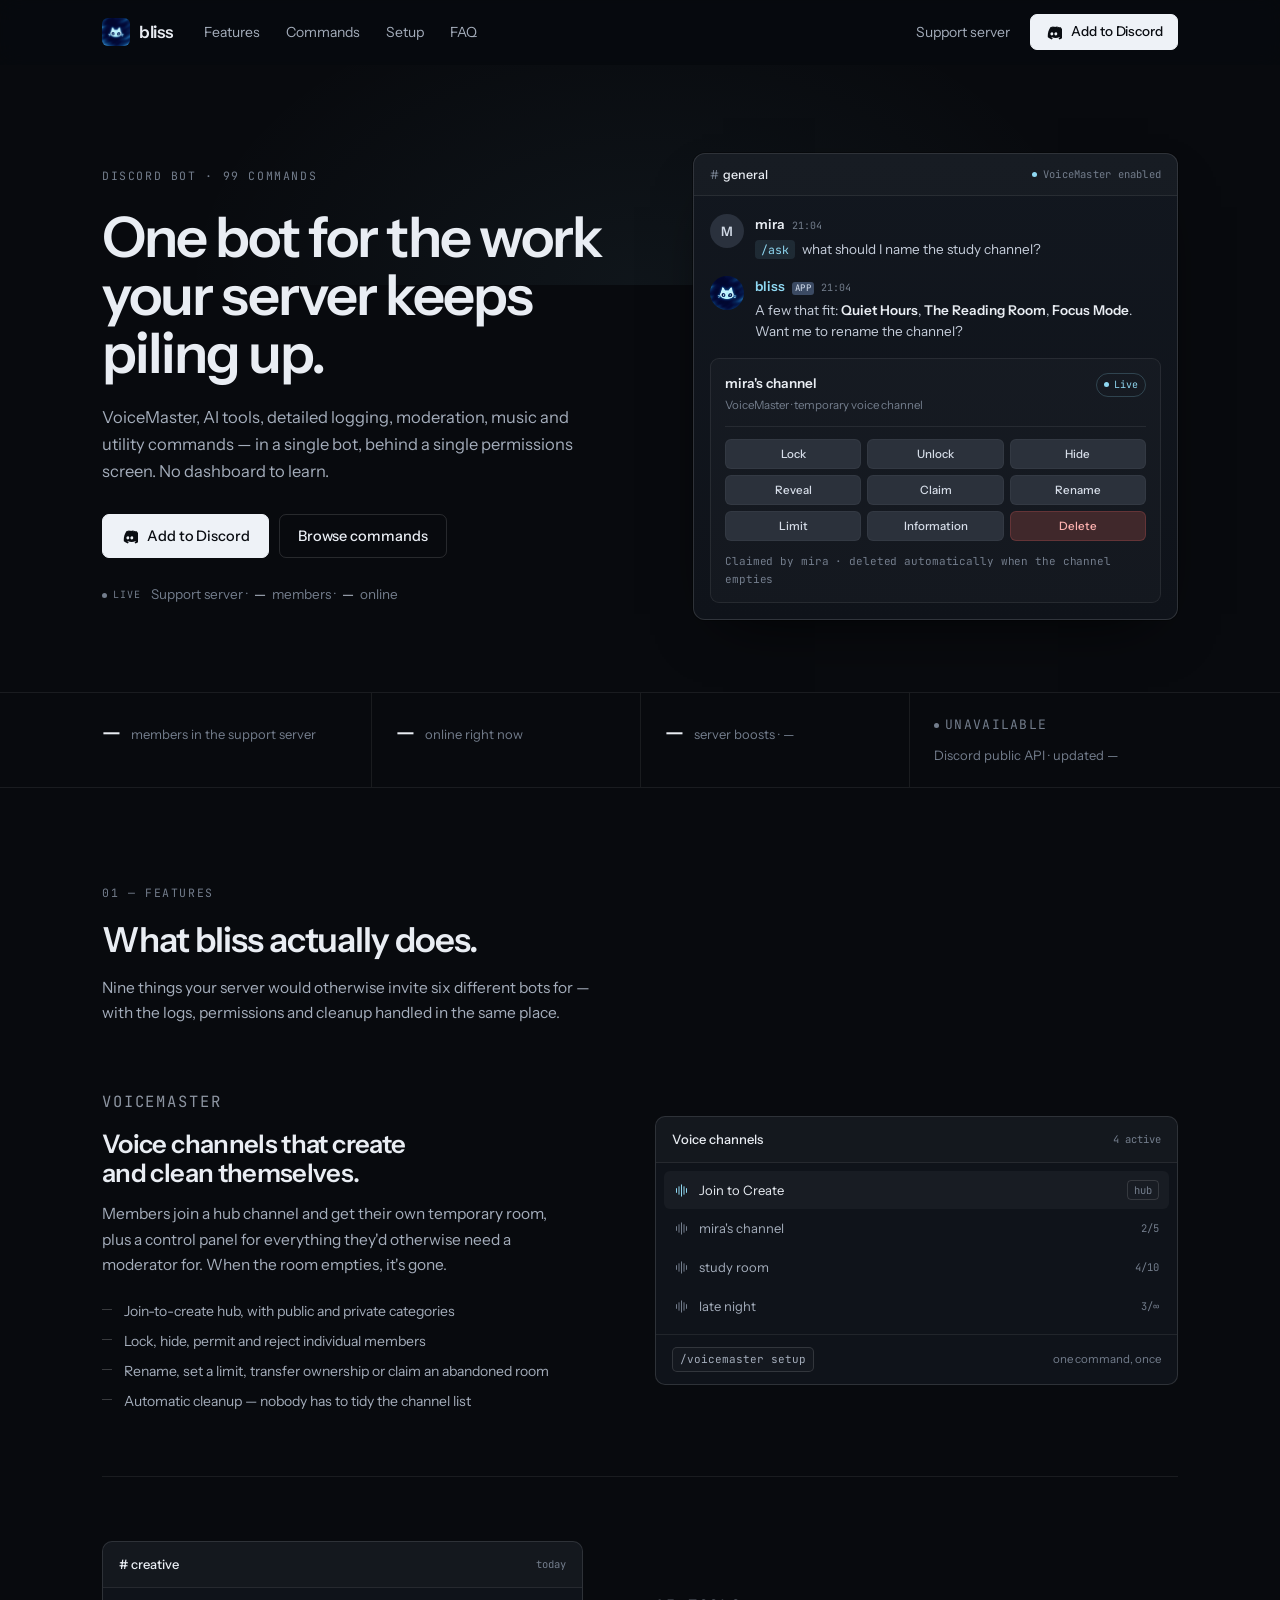
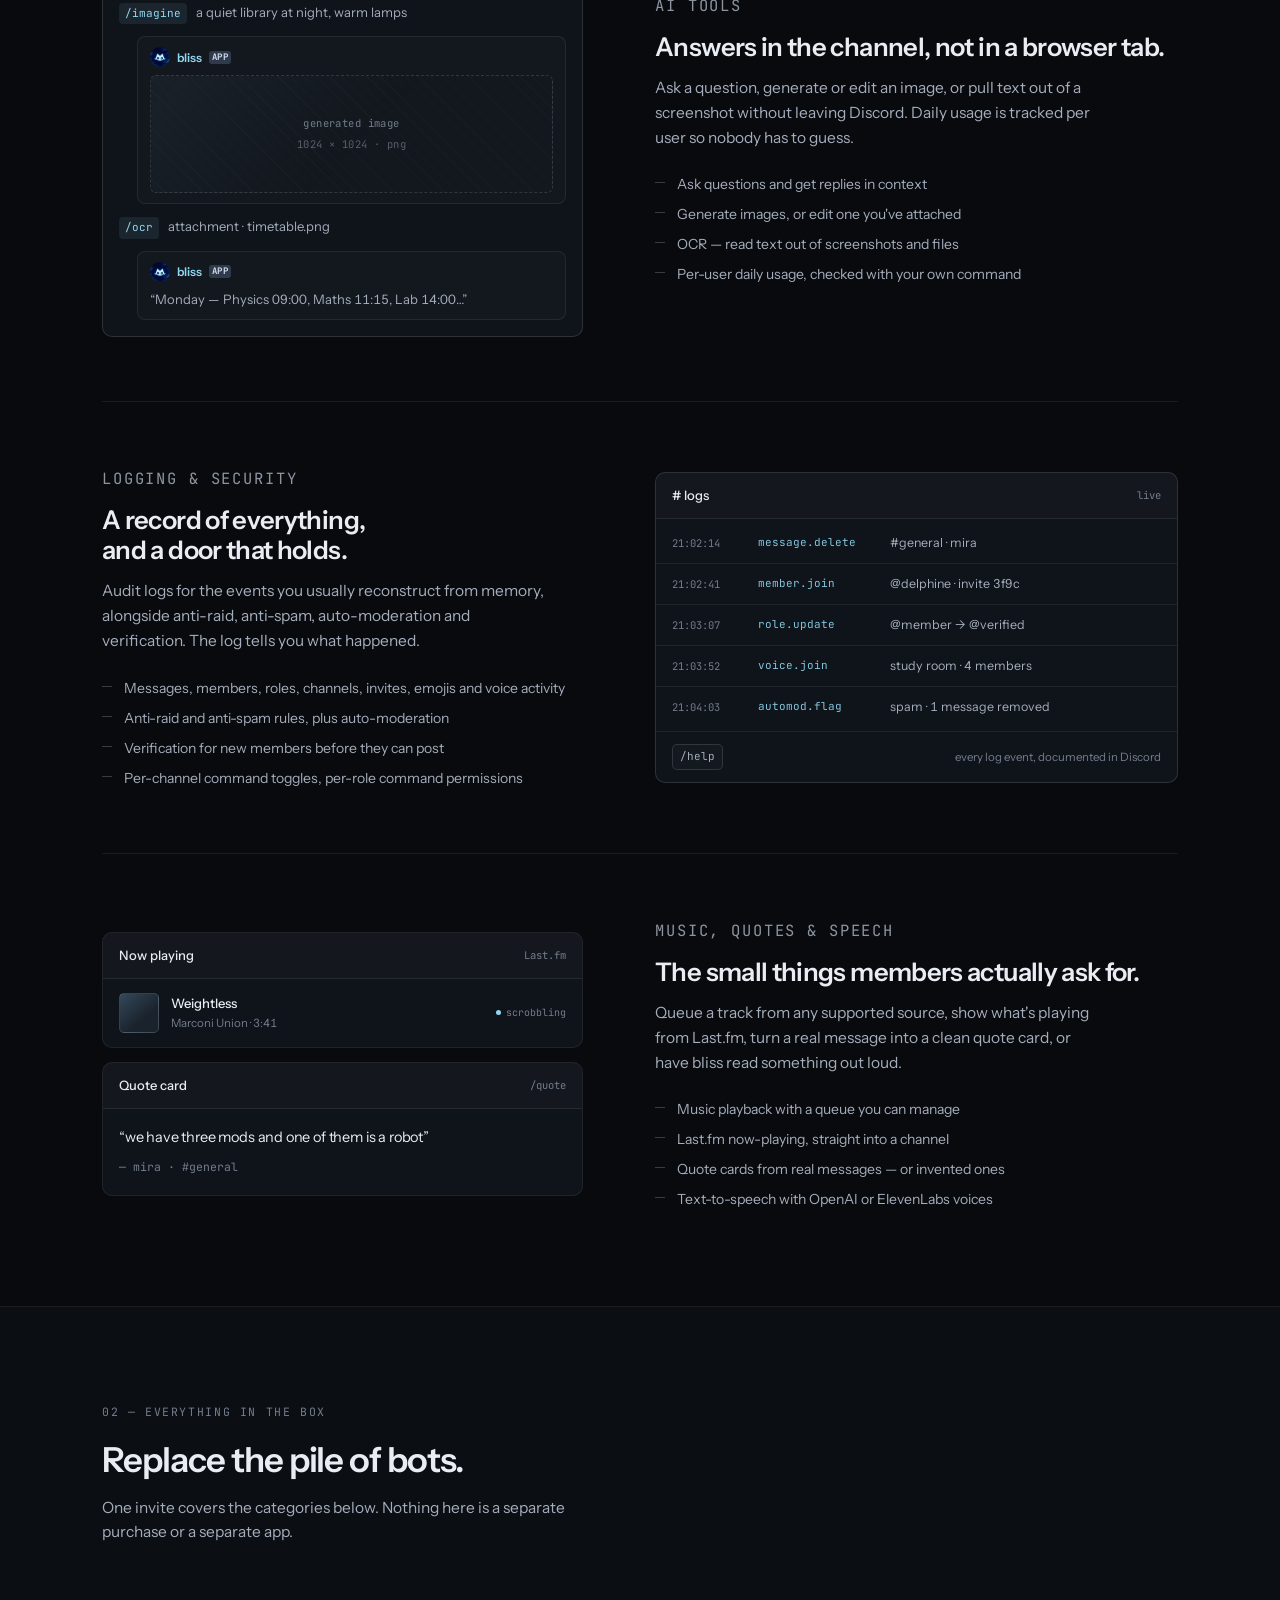
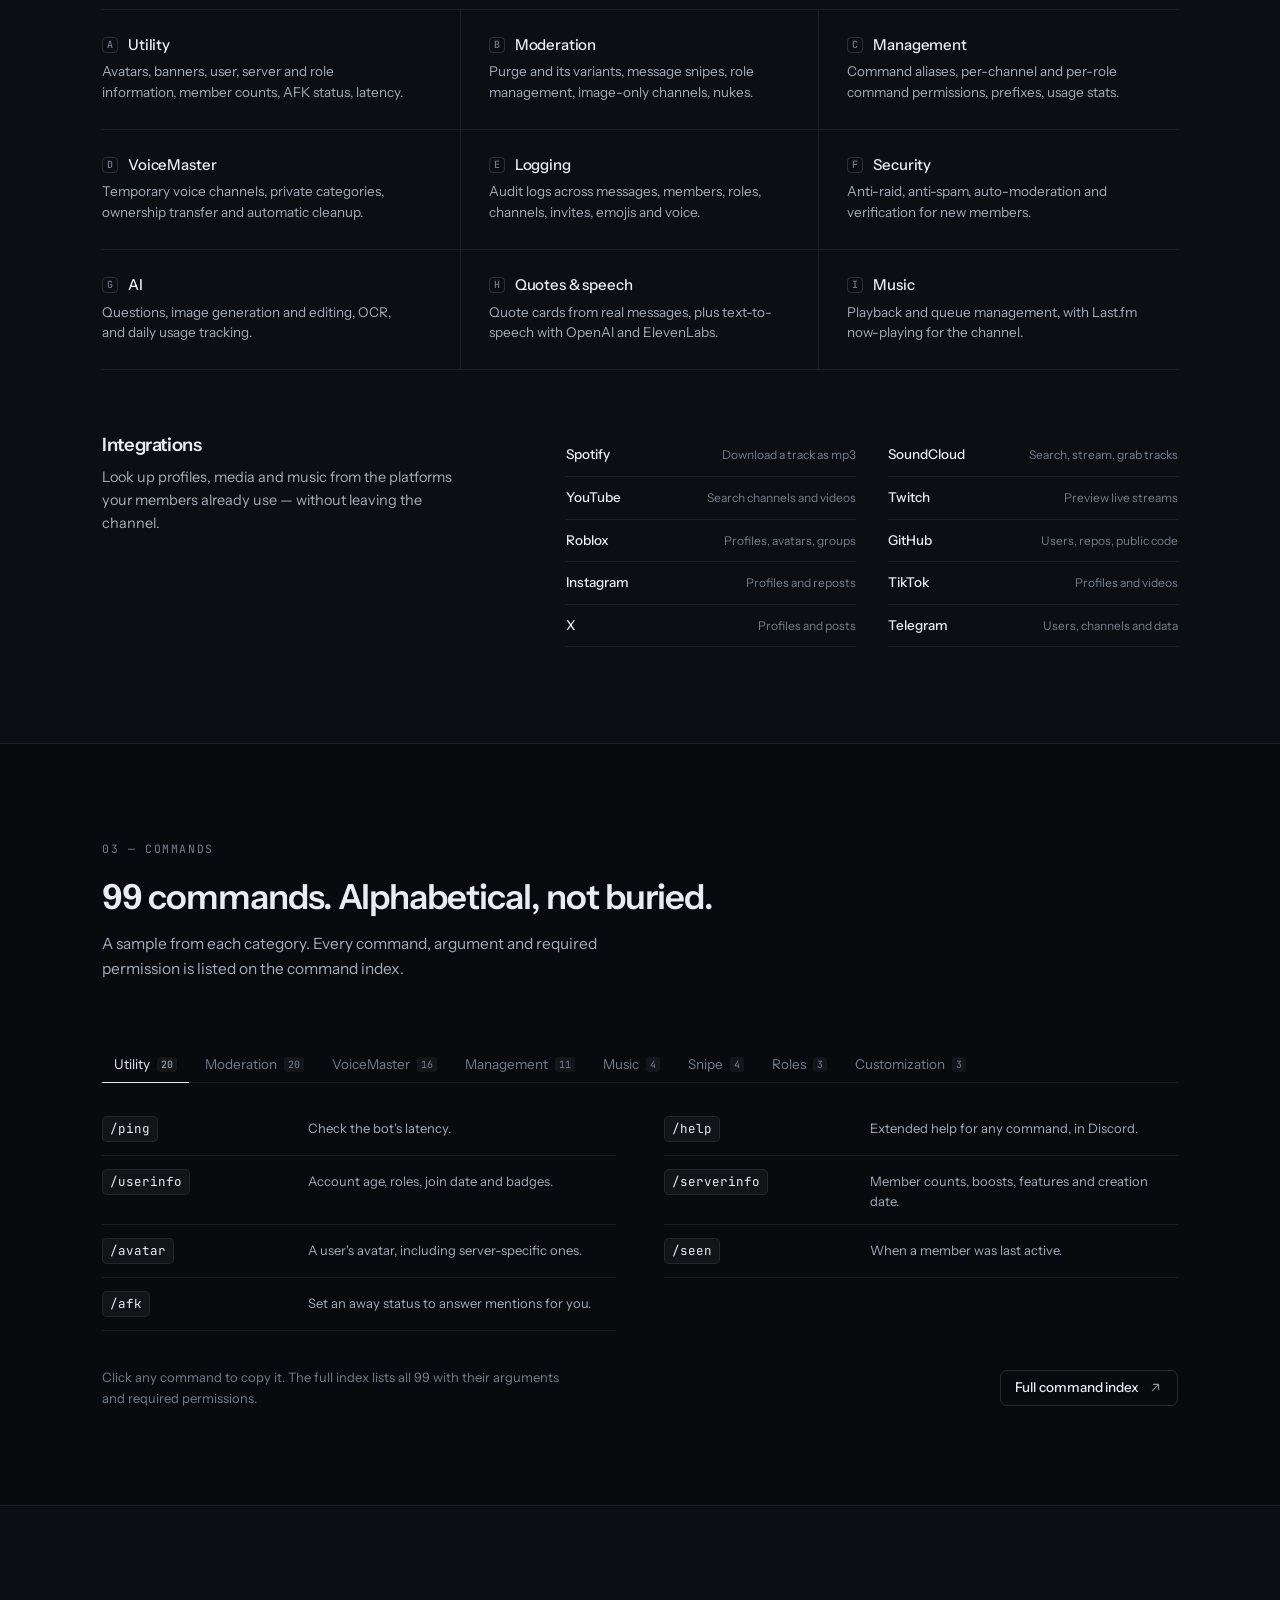
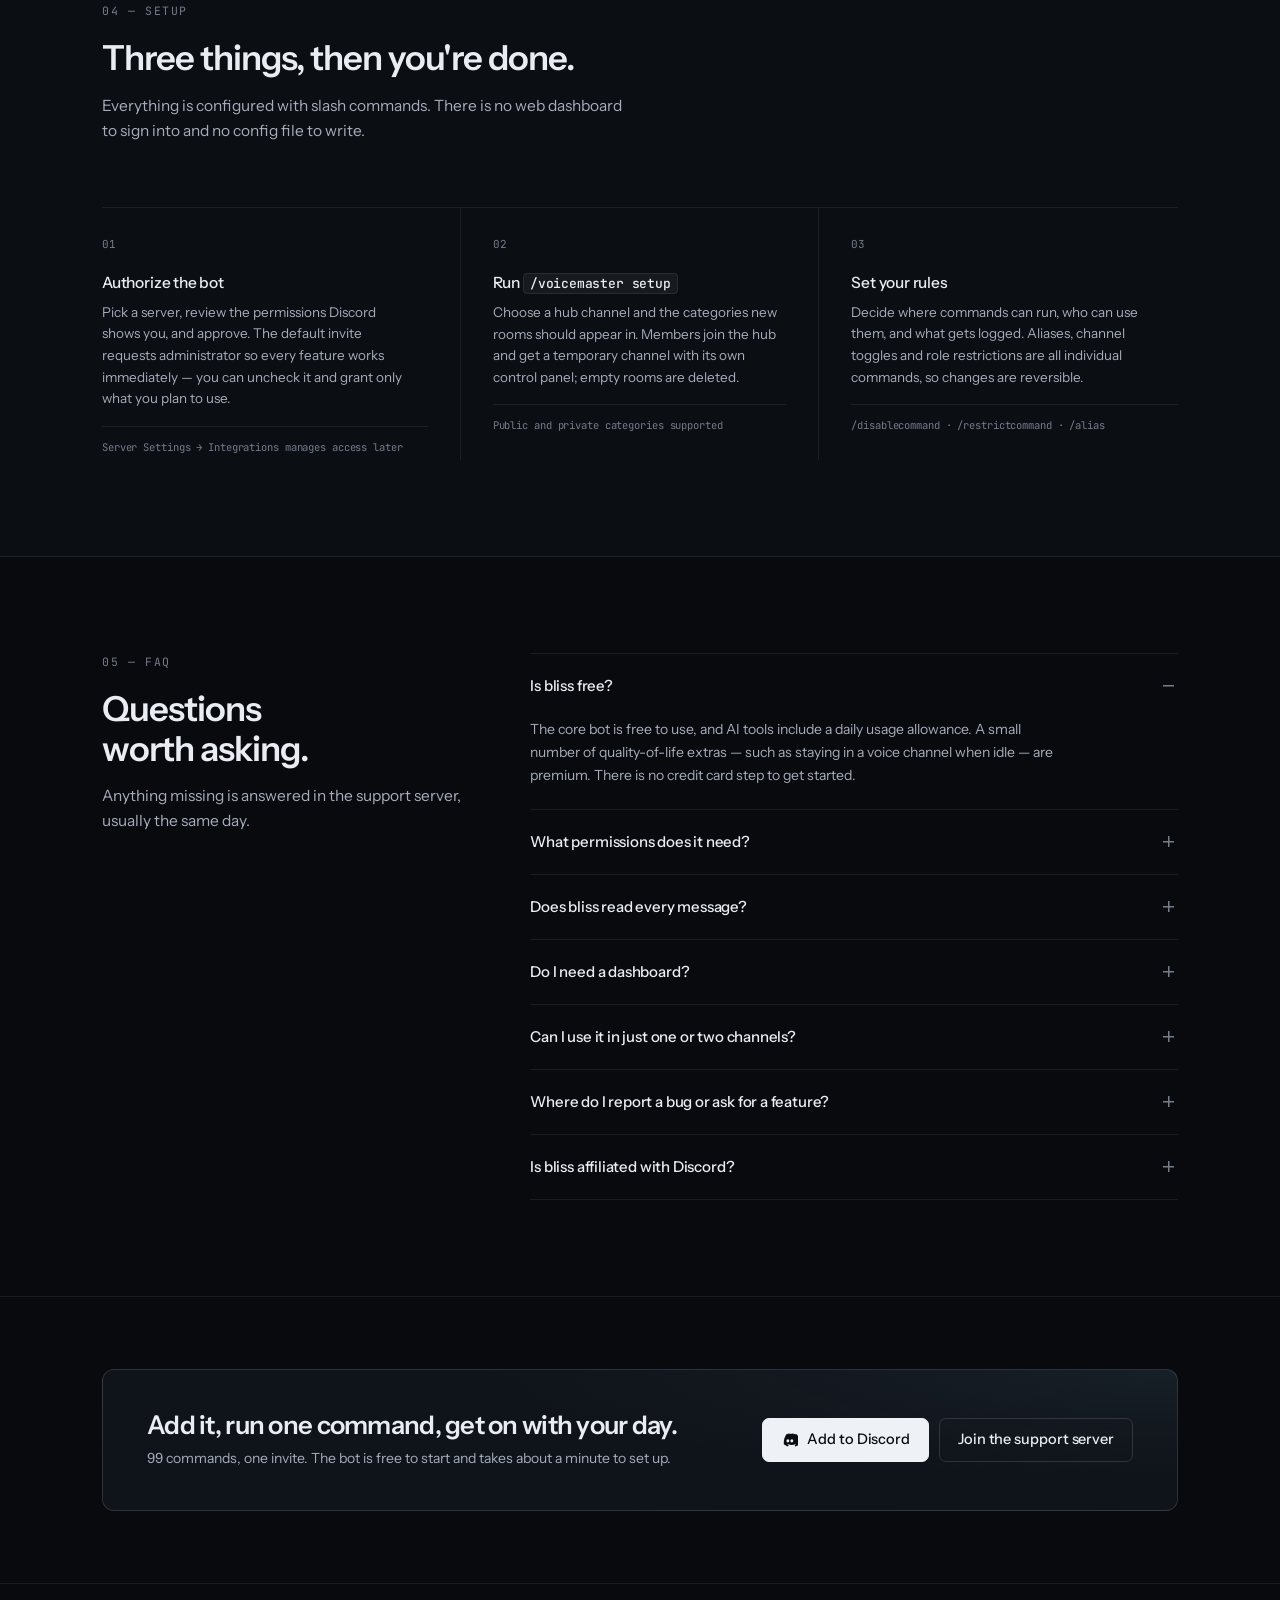
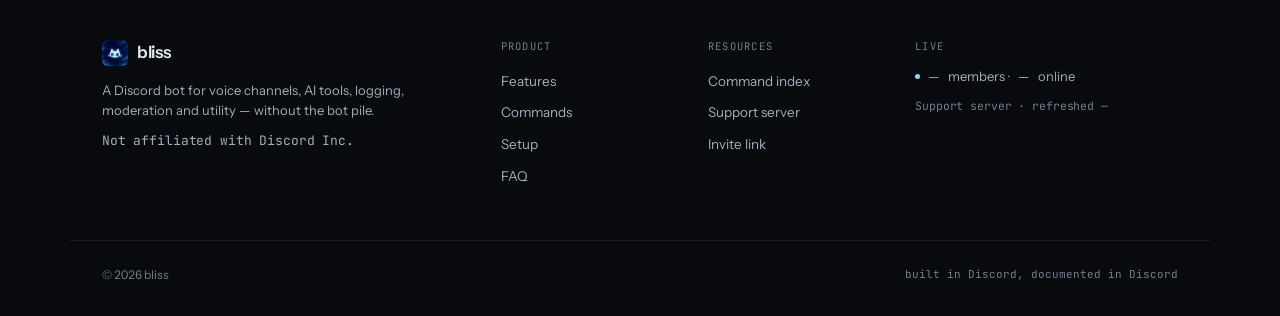
<file: index.html>
<!DOCTYPE html>
<html lang="en">
<head>
<meta charset="UTF-8">
<meta name="viewport" content="width=device-width, initial-scale=1.0">
<title>bliss — utility, AI and VoiceMaster for Discord</title>
<meta name="description" content="bliss is a Discord bot for VoiceMaster, AI tools, logging, moderation, music and utility commands. 99 commands in one bot. Free to use.">
<link rel="icon" href="assets/favicon.png">
<meta name="theme-color" content="#080a0e">
<meta property="og:title" content="bliss — utility, AI and VoiceMaster for Discord">
<meta property="og:description" content="VoiceMaster, AI tools, detailed logging, moderation, music and 99 commands. One invite, one permissions screen.">
<meta property="og:image" content="assets/banner.jpg">
<meta property="og:type" content="website">
<link rel="preconnect" href="https://fonts.googleapis.com">
<link rel="preconnect" href="https://fonts.gstatic.com" crossorigin>
<link href="https://fonts.googleapis.com/css2?family=Instrument+Sans:wght@400;500;600;700&family=JetBrains+Mono:wght@400;500&display=swap" rel="stylesheet">
<link rel="stylesheet" href="styles.css">
</head>
<body>

<a class="skip-link" href="#main">Skip to content</a>

<!-- ============ NAV ============ -->
<header class="site-header" id="siteHeader">
  <div class="wrap header-inner">
    <a class="brand" href="#top" aria-label="bliss home">
      <img src="assets/pfp-small.png" alt="" width="28" height="28" class="brand-mark">
      <span class="brand-name">bliss</span>
    </a>

    <nav class="nav" id="primaryNav" aria-label="Primary">
      <a href="#features">Features</a>
      <a href="#commands">Commands</a>
      <a href="#setup">Setup</a>
      <a href="#faq">FAQ</a>
    </nav>

    <div class="header-actions">
      <a class="link-quiet" href="https://discord.gg/ENtJ8sr5bu" target="_blank" rel="noopener">Support server</a>
      <a class="btn btn-primary btn-sm" href="https://discord.com/oauth2/authorize?client_id=1551866139200585759&amp;permissions=8&amp;scope=bot%20applications.commands" target="_blank" rel="noopener">
        <svg class="icon" viewBox="0 0 24 24" aria-hidden="true"><path fill="currentColor" d="M20.3 4.5A19 19 0 0 0 15.6 3l-.3.6a14 14 0 0 1 4.1 1.4 13.7 13.7 0 0 0-11-.1A13.9 13.9 0 0 1 12.5 3.5L12.2 3a19 19 0 0 0-4.6 1.5C4.4 9.4 3.6 14.1 4 18.8a19.2 19.2 0 0 0 5.8 3l1.2-2a12 12 0 0 1-2-1l.5-.4a13.7 13.7 0 0 0 11.1 0l.5.4a12 12 0 0 1-2 1l1.1 2a19 19 0 0 0 5.9-3c.5-5.6-.8-10.3-3.8-14.3ZM9.7 16.1c-1.1 0-2-1-2-2.3 0-1.2.9-2.3 2-2.3s2 1 2 2.3c0 1.3-.9 2.3-2 2.3Zm5.6 0c-1.1 0-2-1-2-2.3 0-1.2.9-2.3 2-2.3s2 1 2 2.3c0 1.3-.9 2.3-2 2.3Z"/></svg>
        Add to Discord
      </a>
      <button class="nav-toggle" id="navToggle" type="button" aria-label="Open menu" aria-expanded="false" aria-controls="primaryNav">
        <span></span><span></span>
      </button>
    </div>
  </div>
</header>

<main id="main">

<!-- ============ HERO ============ -->
<section class="hero" id="top">
  <div class="wrap hero-grid">
    <div class="hero-copy">
      <p class="eyebrow">Discord bot · 99 commands</p>
      <h1>One bot for the work<br>your server keeps<br>piling up.</h1>
      <p class="lede">
        VoiceMaster, AI tools, detailed logging, moderation, music and utility commands —
        in a single bot, behind a single permissions screen. No dashboard to learn.
      </p>

      <div class="hero-actions">
        <a class="btn btn-primary" href="https://discord.com/oauth2/authorize?client_id=1551866139200585759&amp;permissions=8&amp;scope=bot%20applications.commands" target="_blank" rel="noopener">
          <svg class="icon" viewBox="0 0 24 24" aria-hidden="true"><path fill="currentColor" d="M20.3 4.5A19 19 0 0 0 15.6 3l-.3.6a14 14 0 0 1 4.1 1.4 13.7 13.7 0 0 0-11-.1A13.9 13.9 0 0 1 12.5 3.5L12.2 3a19 19 0 0 0-4.6 1.5C4.4 9.4 3.6 14.1 4 18.8a19.2 19.2 0 0 0 5.8 3l1.2-2a12 12 0 0 1-2-1l.5-.4a13.7 13.7 0 0 0 11.1 0l.5.4a12 12 0 0 1-2 1l1.1 2a19 19 0 0 0 5.9-3c.5-5.6-.8-10.3-3.8-14.3ZM9.7 16.1c-1.1 0-2-1-2-2.3 0-1.2.9-2.3 2-2.3s2 1 2 2.3c0 1.3-.9 2.3-2 2.3Zm5.6 0c-1.1 0-2-1-2-2.3 0-1.2.9-2.3 2-2.3s2 1 2 2.3c0 1.3-.9 2.3-2 2.3Z"/></svg>
          Add to Discord
        </a>
        <a class="btn btn-secondary" href="#commands">Browse commands</a>
      </div>

      <p class="hero-meta">
        <span class="live-tag"><span class="live-dot" aria-hidden="true"></span>Live</span>
        <span class="hero-meta-text">
          Support server &middot; <strong data-live="members">&mdash;</strong> members &middot;
          <strong data-live="online">&mdash;</strong> online
        </span>
      </p>
    </div>

    <!-- product surface -->
    <figure class="surface" aria-label="Example of a bliss conversation and the VoiceMaster control panel">
      <div class="surface-bar">
        <span class="surface-channel"><span class="hash">#</span> general</span>
        <span class="surface-state"><span class="dot"></span> VoiceMaster enabled</span>
      </div>

      <div class="surface-body">
        <div class="msg">
          <div class="avatar" aria-hidden="true">M</div>
          <div class="msg-body">
            <div class="msg-head"><span class="msg-author">mira</span><span class="msg-time">21:04</span></div>
            <p class="msg-line"><span class="cmd-inline">/ask</span> what should I name the study channel?</p>
          </div>
        </div>

        <div class="msg">
          <div class="avatar avatar-bot"><img src="assets/pfp-small.png" alt="" width="34" height="34"></div>
          <div class="msg-body">
            <div class="msg-head">
              <span class="msg-author is-bot">bliss</span>
              <span class="app-tag">APP</span>
              <span class="msg-time">21:04</span>
            </div>
            <p class="msg-line">A few that fit: <strong>Quiet Hours</strong>, <strong>The Reading Room</strong>, <strong>Focus Mode</strong>. Want me to rename the channel?</p>
          </div>
        </div>

        <div class="vm">
          <div class="vm-head">
            <div>
              <p class="vm-title">mira's channel</p>
              <p class="vm-sub">VoiceMaster · temporary voice channel</p>
            </div>
            <span class="vm-badge"><span class="dot"></span> Live</span>
          </div>

          <div class="vm-grid">
            <span class="vm-btn">Lock</span>
            <span class="vm-btn">Unlock</span>
            <span class="vm-btn">Hide</span>
            <span class="vm-btn">Reveal</span>
            <span class="vm-btn">Claim</span>
            <span class="vm-btn">Rename</span>
            <span class="vm-btn">Limit</span>
            <span class="vm-btn">Information</span>
            <span class="vm-btn vm-btn-danger">Delete</span>
          </div>

          <p class="vm-foot">Claimed by mira · deleted automatically when the channel empties</p>
        </div>
      </div>
    </figure>
  </div>
</section>

<!-- ============ LIVE FROM DISCORD ============ -->
<section class="strip" aria-labelledby="live-heading">
  <h2 class="sr-only" id="live-heading">Live from Discord</h2>
  <div class="wrap strip-grid">
    <div class="strip-item">
      <strong data-live="members">&mdash;</strong>
      <span>members in the support server</span>
    </div>
    <div class="strip-item">
      <strong data-live="online">&mdash;</strong>
      <span>online right now</span>
    </div>
    <div class="strip-item">
      <strong data-live="boosts">&mdash;</strong>
      <span>server boosts &middot; <span data-live="tier">&mdash;</span></span>
    </div>
    <div class="strip-item strip-meta">
      <span class="live-tag"><span class="live-dot" aria-hidden="true"></span><span data-live="state">Live</span></span>
      <span class="strip-meta-text">
        Discord public API &middot; updated <span data-live="updated">never</span>
      </span>
    </div>
  </div>
  <noscript>
    <p class="wrap strip-noscript">These figures come from Discord's API at page load, so they stay blank without JavaScript.</p>
  </noscript>
</section>

<!-- ============ FEATURES ============ -->
<section class="section" id="features">
  <div class="wrap">
    <header class="section-head">
      <p class="eyebrow">01 — Features</p>
      <h2>What bliss actually does.</h2>
      <p class="section-sub">
        Nine things your server would otherwise invite six different bots for — with the logs,
        permissions and cleanup handled in the same place.
      </p>
    </header>

    <!-- voice -->
    <article class="feature">
      <div class="feature-copy">
        <p class="feature-label">VoiceMaster</p>
        <h3>Voice channels that create and clean themselves.</h3>
        <p>
          Members join a hub channel and get their own temporary room, plus a control panel for
          everything they'd otherwise need a moderator for. When the room empties, it's gone.
        </p>
        <ul class="ticks">
          <li>Join-to-create hub, with public and private categories</li>
          <li>Lock, hide, permit and reject individual members</li>
          <li>Rename, set a limit, transfer ownership or claim an abandoned room</li>
          <li>Automatic cleanup — nobody has to tidy the channel list</li>
        </ul>
      </div>

      <div class="feature-visual">
        <div class="panel">
          <div class="panel-head">
            <span class="panel-title">Voice channels</span>
            <span class="panel-note">4 active</span>
          </div>
          <ul class="channel-list">
            <li class="channel is-hub">
              <svg class="icon" viewBox="0 0 24 24" aria-hidden="true"><path fill="none" stroke="currentColor" stroke-width="1.6" stroke-linecap="round" d="M4 9v6M8 6v12M12 3v18M16 6v12M20 9v6"/></svg>
              <span>Join to Create</span>
              <span class="channel-tag">hub</span>
            </li>
            <li class="channel">
              <svg class="icon" viewBox="0 0 24 24" aria-hidden="true"><path fill="none" stroke="currentColor" stroke-width="1.6" stroke-linecap="round" d="M4 9v6M8 6v12M12 3v18M16 6v12M20 9v6"/></svg>
              <span>mira's channel</span>
              <span class="channel-count">2/5</span>
            </li>
            <li class="channel">
              <svg class="icon" viewBox="0 0 24 24" aria-hidden="true"><path fill="none" stroke="currentColor" stroke-width="1.6" stroke-linecap="round" d="M4 9v6M8 6v12M12 3v18M16 6v12M20 9v6"/></svg>
              <span>study room</span>
              <span class="channel-count">4/10</span>
            </li>
            <li class="channel">
              <svg class="icon" viewBox="0 0 24 24" aria-hidden="true"><path fill="none" stroke="currentColor" stroke-width="1.6" stroke-linecap="round" d="M4 9v6M8 6v12M12 3v18M16 6v12M20 9v6"/></svg>
              <span>late night</span>
              <span class="channel-count">3/∞</span>
            </li>
          </ul>
          <div class="panel-foot">
            <span class="chip-mono">/voicemaster setup</span>
            <span>one command, once</span>
          </div>
        </div>
      </div>
    </article>

    <!-- ai -->
    <article class="feature feature-reverse">
      <div class="feature-copy">
        <p class="feature-label">AI tools</p>
        <h3>Answers in the channel, not in a browser tab.</h3>
        <p>
          Ask a question, generate or edit an image, or pull text out of a screenshot without
          leaving Discord. Daily usage is tracked per user so nobody has to guess.
        </p>
        <ul class="ticks">
          <li>Ask questions and get replies in context</li>
          <li>Generate images, or edit one you've attached</li>
          <li>OCR — read text out of screenshots and files</li>
          <li>Per-user daily usage, checked with your own command</li>
        </ul>
      </div>

      <div class="feature-visual">
        <div class="panel">
          <div class="panel-head">
            <span class="panel-title"># creative</span>
            <span class="panel-note">today</span>
          </div>
          <div class="mini-chat">
            <div class="mini-msg">
              <span class="mini-cmd">/imagine</span>
              <span>a quiet library at night, warm lamps</span>
            </div>
            <div class="mini-reply">
              <div class="mini-reply-head"><img src="assets/pfp-small.png" alt="" width="20" height="20"><span>bliss</span><span class="app-tag">APP</span></div>
              <div class="gen-frame" role="img" aria-label="Placeholder for a generated image">
                <span>generated image</span>
                <span class="gen-meta">1024 × 1024 · png</span>
              </div>
            </div>
            <div class="mini-msg">
              <span class="mini-cmd">/ocr</span>
              <span>attachment · timetable.png</span>
            </div>
            <div class="mini-reply mini-reply-plain">
              <div class="mini-reply-head"><img src="assets/pfp-small.png" alt="" width="20" height="20"><span>bliss</span><span class="app-tag">APP</span></div>
              <p>“Monday — Physics 09:00, Maths 11:15, Lab 14:00…”</p>
            </div>
          </div>
        </div>
      </div>
    </article>

    <!-- logs / security -->
    <article class="feature">
      <div class="feature-copy">
        <p class="feature-label">Logging &amp; security</p>
        <h3>A record of everything, and a door that holds.</h3>
        <p>
          Audit logs for the events you usually reconstruct from memory, alongside anti-raid,
          anti-spam, auto-moderation and verification. The log tells you what happened.
        </p>
        <ul class="ticks">
          <li>Messages, members, roles, channels, invites, emojis and voice activity</li>
          <li>Anti-raid and anti-spam rules, plus auto-moderation</li>
          <li>Verification for new members before they can post</li>
          <li>Per-channel command toggles, per-role command permissions</li>
        </ul>
      </div>

      <div class="feature-visual">
        <div class="panel">
          <div class="panel-head">
            <span class="panel-title"># logs</span>
            <span class="panel-note">live</span>
          </div>
          <ul class="log-list">
            <li>
              <span class="log-time">21:02:14</span>
              <span class="log-event">message.delete</span>
              <span class="log-detail">#general · mira</span>
            </li>
            <li>
              <span class="log-time">21:02:41</span>
              <span class="log-event">member.join</span>
              <span class="log-detail">@delphine · invite 3f9c</span>
            </li>
            <li>
              <span class="log-time">21:03:07</span>
              <span class="log-event">role.update</span>
              <span class="log-detail">@member → @verified</span>
            </li>
            <li>
              <span class="log-time">21:03:52</span>
              <span class="log-event">voice.join</span>
              <span class="log-detail">study room · 4 members</span>
            </li>
            <li>
              <span class="log-time">21:04:03</span>
              <span class="log-event">automod.flag</span>
              <span class="log-detail">spam · 1 message removed</span>
            </li>
          </ul>
          <div class="panel-foot">
            <span class="chip-mono">/help</span>
            <span>every log event, documented in Discord</span>
          </div>
        </div>
      </div>
    </article>

    <!-- small things -->
    <article class="feature feature-reverse">
      <div class="feature-copy">
        <p class="feature-label">Music, quotes &amp; speech</p>
        <h3>The small things members actually ask for.</h3>
        <p>
          Queue a track from any supported source, show what's playing from Last.fm, turn a real
          message into a clean quote card, or have bliss read something out loud.
        </p>
        <ul class="ticks">
          <li>Music playback with a queue you can manage</li>
          <li>Last.fm now-playing, straight into a channel</li>
          <li>Quote cards from real messages — or invented ones</li>
          <li>Text-to-speech with OpenAI or ElevenLabs voices</li>
        </ul>
      </div>

      <div class="feature-visual feature-visual-stack">
        <div class="panel panel-compact">
          <div class="panel-head">
            <span class="panel-title">Now playing</span>
            <span class="panel-note">Last.fm</span>
          </div>
          <div class="now-playing">
            <div class="np-art" aria-hidden="true"></div>
            <div class="np-copy">
              <p class="np-title">Weightless</p>
              <p class="np-artist">Marconi Union · 3:41</p>
            </div>
            <span class="np-live"><span class="dot"></span> scrobbling</span>
          </div>
        </div>

        <div class="panel panel-compact">
          <div class="panel-head">
            <span class="panel-title">Quote card</span>
            <span class="panel-note">/quote</span>
          </div>
          <blockquote class="quote-card">
            <p>“we have three mods and one of them is a robot”</p>
            <footer>— mira · <span>#general</span></footer>
          </blockquote>
        </div>
      </div>
    </article>
  </div>
</section>

<!-- ============ CAPABILITIES + INTEGRATIONS ============ -->
<section class="section section-alt" id="capabilities">
  <div class="wrap">
    <header class="section-head">
      <p class="eyebrow">02 — Everything in the box</p>
      <h2>Replace the pile of bots.</h2>
      <p class="section-sub">
        One invite covers the categories below. Nothing here is a separate purchase or a
        separate app.
      </p>
    </header>

    <div class="cap-grid">
      <div class="cap">
        <h3><span class="cap-index">A</span> Utility</h3>
        <p>Avatars, banners, user, server and role information, member counts, AFK status, latency.</p>
      </div>
      <div class="cap">
        <h3><span class="cap-index">B</span> Moderation</h3>
        <p>Purge and its variants, message snipes, role management, image-only channels, nukes.</p>
      </div>
      <div class="cap">
        <h3><span class="cap-index">C</span> Management</h3>
        <p>Command aliases, per-channel and per-role command permissions, prefixes, usage stats.</p>
      </div>
      <div class="cap">
        <h3><span class="cap-index">D</span> VoiceMaster</h3>
        <p>Temporary voice channels, private categories, ownership transfer and automatic cleanup.</p>
      </div>
      <div class="cap">
        <h3><span class="cap-index">E</span> Logging</h3>
        <p>Audit logs across messages, members, roles, channels, invites, emojis and voice.</p>
      </div>
      <div class="cap">
        <h3><span class="cap-index">F</span> Security</h3>
        <p>Anti-raid, anti-spam, auto-moderation and verification for new members.</p>
      </div>
      <div class="cap">
        <h3><span class="cap-index">G</span> AI</h3>
        <p>Questions, image generation and editing, OCR, and daily usage tracking.</p>
      </div>
      <div class="cap">
        <h3><span class="cap-index">H</span> Quotes &amp; speech</h3>
        <p>Quote cards from real messages, plus text-to-speech with OpenAI and ElevenLabs.</p>
      </div>
      <div class="cap">
        <h3><span class="cap-index">I</span> Music</h3>
        <p>Playback and queue management, with Last.fm now-playing for the channel.</p>
      </div>
    </div>

    <div class="integrations">
      <div class="integrations-head">
        <h3>Integrations</h3>
        <p>Look up profiles, media and music from the platforms your members already use — without leaving the channel.</p>
      </div>
      <ul class="integration-list">
        <li><span class="int-name">Spotify</span><span class="int-desc">Download a track as mp3</span></li>
        <li><span class="int-name">SoundCloud</span><span class="int-desc">Search, stream, grab tracks</span></li>
        <li><span class="int-name">YouTube</span><span class="int-desc">Search channels and videos</span></li>
        <li><span class="int-name">Twitch</span><span class="int-desc">Preview live streams</span></li>
        <li><span class="int-name">Roblox</span><span class="int-desc">Profiles, avatars, groups</span></li>
        <li><span class="int-name">GitHub</span><span class="int-desc">Users, repos, public code</span></li>
        <li><span class="int-name">Instagram</span><span class="int-desc">Profiles and reposts</span></li>
        <li><span class="int-name">TikTok</span><span class="int-desc">Profiles and videos</span></li>
        <li><span class="int-name">X</span><span class="int-desc">Profiles and posts</span></li>
        <li><span class="int-name">Telegram</span><span class="int-desc">Users, channels and data</span></li>
      </ul>
    </div>
  </div>
</section>

<!-- ============ COMMANDS ============ -->
<section class="section" id="commands">
  <div class="wrap">
    <header class="section-head">
      <p class="eyebrow">03 — Commands</p>
      <h2>99 commands. Alphabetical, not buried.</h2>
      <p class="section-sub">
        A sample from each category. Every command, argument and required permission is listed
        on the command index.
      </p>
    </header>

    <div class="tabs" role="tablist" aria-label="Command categories">
      <button class="tab is-active" role="tab" id="tab-utility" aria-controls="panel-utility" aria-selected="true" data-tab="utility">Utility <span class="tab-count">20</span></button>
      <button class="tab" role="tab" id="tab-moderation" aria-controls="panel-moderation" aria-selected="false" tabindex="-1" data-tab="moderation">Moderation <span class="tab-count">20</span></button>
      <button class="tab" role="tab" id="tab-voicemaster" aria-controls="panel-voicemaster" aria-selected="false" tabindex="-1" data-tab="voicemaster">VoiceMaster <span class="tab-count">16</span></button>
      <button class="tab" role="tab" id="tab-management" aria-controls="panel-management" aria-selected="false" tabindex="-1" data-tab="management">Management <span class="tab-count">11</span></button>
      <button class="tab" role="tab" id="tab-music" aria-controls="panel-music" aria-selected="false" tabindex="-1" data-tab="music">Music <span class="tab-count">4</span></button>
      <button class="tab" role="tab" id="tab-snipe" aria-controls="panel-snipe" aria-selected="false" tabindex="-1" data-tab="snipe">Snipe <span class="tab-count">4</span></button>
      <button class="tab" role="tab" id="tab-roles" aria-controls="panel-roles" aria-selected="false" tabindex="-1" data-tab="roles">Roles <span class="tab-count">3</span></button>
      <button class="tab" role="tab" id="tab-customization" aria-controls="panel-customization" aria-selected="false" tabindex="-1" data-tab="customization">Customization <span class="tab-count">3</span></button>
    </div>

    <div class="tab-panels">
      <div class="tab-panel is-active" role="tabpanel" id="panel-utility" aria-labelledby="tab-utility" tabindex="0">
        <div class="cmd"><code>/ping</code><p>Check the bot's latency.</p></div>
        <div class="cmd"><code>/help</code><p>Extended help for any command, in Discord.</p></div>
        <div class="cmd"><code>/userinfo</code><p>Account age, roles, join date and badges.</p></div>
        <div class="cmd"><code>/serverinfo</code><p>Member counts, boosts, features and creation date.</p></div>
        <div class="cmd"><code>/avatar</code><p>A user's avatar, including server-specific ones.</p></div>
        <div class="cmd"><code>/seen</code><p>When a member was last active.</p></div>
        <div class="cmd"><code>/afk</code><p>Set an away status to answer mentions for you.</p></div>
      </div>

      <div class="tab-panel" role="tabpanel" id="panel-moderation" aria-labelledby="tab-moderation" tabindex="0" hidden>
        <div class="cmd"><code>/purge</code><p>Bulk delete, with filters for bots, files, links and more.</p></div>
        <div class="cmd"><code>/botclear</code><p>Clear only messages sent by bots.</p></div>
        <div class="cmd"><code>/snipe</code><p>Reveal a recently deleted message.</p></div>
        <div class="cmd"><code>/editsnipe</code><p>Reveal recently edited messages.</p></div>
        <div class="cmd"><code>/role</code><p>Add or remove a role on a member.</p></div>
        <div class="cmd"><code>/imageonly</code><p>Require an image and caption in a channel.</p></div>
        <div class="cmd"><code>/nuke</code><p>Clone and delete the current channel.</p></div>
      </div>

      <div class="tab-panel" role="tabpanel" id="panel-voicemaster" aria-labelledby="tab-voicemaster" tabindex="0" hidden>
        <div class="cmd"><code>/voicemaster setup</code><p>Set the hub channel and categories. Run once.</p></div>
        <div class="cmd"><code>/voicemaster lock</code><p>Stop new members from joining your channel.</p></div>
        <div class="cmd"><code>/voicemaster hide</code><p>Remove your channel from the channel list.</p></div>
        <div class="cmd"><code>/voicemaster claim</code><p>Take ownership of an abandoned room.</p></div>
        <div class="cmd"><code>/voicemaster rename</code><p>Rename your channel.</p></div>
        <div class="cmd"><code>/voicemaster limit</code><p>Set how many people can join.</p></div>
        <div class="cmd"><code>/voicemaster transfer</code><p>Hand the room to someone else.</p></div>
      </div>

      <div class="tab-panel" role="tabpanel" id="panel-management" aria-labelledby="tab-management" tabindex="0" hidden>
        <div class="cmd"><code>/alias</code><p>Create server-wide shortcuts for commands.</p></div>
        <div class="cmd"><code>/disablecommand</code><p>Turn a command off in one channel or everywhere.</p></div>
        <div class="cmd"><code>/enablecommand</code><p>Turn it back on.</p></div>
        <div class="cmd"><code>/restrictcommand</code><p>Limit a command to specific roles.</p></div>
        <div class="cmd"><code>/fakepermissions</code><p>Let a role use commands it lacks Discord permissions for.</p></div>
        <div class="cmd"><code>/prefix</code><p>View the server prefix.</p></div>
        <div class="cmd"><code>/cmdz</code><p>See which commands your server actually uses.</p></div>
      </div>

      <div class="tab-panel" role="tabpanel" id="panel-music" aria-labelledby="tab-music" tabindex="0" hidden>
        <div class="cmd"><code>/play</code><p>Queue a track from any supported source.</p></div>
        <div class="cmd"><code>/pause</code><p>Pause the current track.</p></div>
        <div class="cmd"><code>/resume</code><p>Pick it back up.</p></div>
        <div class="cmd"><code>/leave</code><p>Stop playback and disconnect.</p></div>
      </div>

      <div class="tab-panel" role="tabpanel" id="panel-snipe" aria-labelledby="tab-snipe" tabindex="0" hidden>
        <div class="cmd"><code>/snipe</code><p>The last deleted message in the channel.</p></div>
        <div class="cmd"><code>/editsnipe</code><p>The last edited message, before and after.</p></div>
        <div class="cmd"><code>/reactionsnipe</code><p>Recently removed reactions.</p></div>
        <div class="cmd"><code>/clearsnipe</code><p>Wipe the snipe history for a channel.</p></div>
      </div>

      <div class="tab-panel" role="tabpanel" id="panel-roles" aria-labelledby="tab-roles" tabindex="0" hidden>
        <div class="cmd"><code>/role add</code><p>Give a role to a member.</p></div>
        <div class="cmd"><code>/role remove</code><p>Take a role away.</p></div>
        <div class="cmd"><code>/roles</code><p>List every role in the server.</p></div>
      </div>

      <div class="tab-panel" role="tabpanel" id="panel-customization" aria-labelledby="tab-customization" tabindex="0" hidden>
        <div class="cmd"><code>/seticon</code><p>Set the server icon from an image or URL.</p></div>
        <div class="cmd"><code>/setbanner</code><p>Set the server banner.</p></div>
        <div class="cmd"><code>/setsplash</code><p>Set the invite splash image.</p></div>
      </div>
    </div>

    <div class="commands-foot">
      <p>Click any command to copy it. The full index lists all 99 with their arguments and required permissions.</p>
      <a class="btn btn-secondary btn-sm" href="https://blissbot.best/commands" target="_blank" rel="noopener">
        Full command index
        <svg class="icon icon-arrow" viewBox="0 0 24 24" aria-hidden="true"><path fill="none" stroke="currentColor" stroke-width="1.8" stroke-linecap="round" stroke-linejoin="round" d="M7 17 17 7M9 7h8v8"/></svg>
      </a>
    </div>
  </div>
</section>

<!-- ============ SETUP ============ -->
<section class="section section-alt" id="setup">
  <div class="wrap">
    <header class="section-head">
      <p class="eyebrow">04 — Setup</p>
      <h2>Three things, then you're done.</h2>
      <p class="section-sub">
        Everything is configured with slash commands. There is no web dashboard to sign into and
        no config file to write.
      </p>
    </header>

    <ol class="steps">
      <li class="step">
        <span class="step-num">01</span>
        <h3>Authorize the bot</h3>
        <p>
          Pick a server, review the permissions Discord shows you, and approve. The default
          invite requests administrator so every feature works immediately — you can uncheck it
          and grant only what you plan to use.
        </p>
        <span class="step-note">Server Settings → Integrations manages access later</span>
      </li>
      <li class="step">
        <span class="step-num">02</span>
        <h3>Run <code>/voicemaster setup</code></h3>
        <p>
          Choose a hub channel and the categories new rooms should appear in. Members join the
          hub and get a temporary channel with its own control panel; empty rooms are deleted.
        </p>
        <span class="step-note">Public and private categories supported</span>
      </li>
      <li class="step">
        <span class="step-num">03</span>
        <h3>Set your rules</h3>
        <p>
          Decide where commands can run, who can use them, and what gets logged. Aliases, channel
          toggles and role restrictions are all individual commands, so changes are reversible.
        </p>
        <span class="step-note">/disablecommand · /restrictcommand · /alias</span>
      </li>
    </ol>
  </div>
</section>

<!-- ============ FAQ ============ -->
<section class="section" id="faq">
  <div class="wrap faq-wrap">
    <header class="section-head section-head-left">
      <p class="eyebrow">05 — FAQ</p>
      <h2>Questions worth asking.</h2>
      <p class="section-sub">Anything missing is answered in the support server, usually the same day.</p>
    </header>

    <div class="faq-list">
      <details class="faq-item" open>
        <summary>Is bliss free?</summary>
        <div class="faq-body">
          <p>
            The core bot is free to use, and AI tools include a daily usage allowance. A small
            number of quality-of-life extras — such as staying in a voice channel when idle —
            are premium. There is no credit card step to get started.
          </p>
        </div>
      </details>

      <details class="faq-item">
        <summary>What permissions does it need?</summary>
        <div class="faq-body">
          <p>
            The standard invite requests administrator, which is the simplest way to make every
            feature work out of the box. If you'd rather keep the bot on a short leash, uncheck
            administrator on Discord's consent screen and grant the specific permissions you
            need: manage channels for VoiceMaster, manage messages for moderation, and so on.
          </p>
        </div>
      </details>

      <details class="faq-item">
        <summary>Does bliss read every message?</summary>
        <div class="faq-body">
          <p>
            It only processes messages in channels where it is active, and only to respond,
            moderate or log as configured. It is not trained on your messages. If you'd rather it
            stayed out of a channel, turn commands off there with
            <code>/disablecommand</code>.
          </p>
        </div>
      </details>

      <details class="faq-item">
        <summary>Do I need a dashboard?</summary>
        <div class="faq-body">
          <p>
            No. Setup, permissions, logging and VoiceMaster are all configured from Discord with
            slash commands. The command index documents each one, including its arguments and the
            permissions it requires.
          </p>
        </div>
      </details>

      <details class="faq-item">
        <summary>Can I use it in just one or two channels?</summary>
        <div class="faq-body">
          <p>
            Yes. Commands can be disabled per channel or restricted to specific roles, and
            aliases keep the ones you do use short. Nothing is enabled by default in channels you
            haven't configured.
          </p>
        </div>
      </details>

      <details class="faq-item">
        <summary>Where do I report a bug or ask for a feature?</summary>
        <div class="faq-body">
          <p>
            The <a href="https://discord.gg/ENtJ8sr5bu" target="_blank" rel="noopener">support server</a>
            is the fastest route. Bug reports with the command and a screenshot get looked at
            first.
          </p>
        </div>
      </details>

      <details class="faq-item">
        <summary>Is bliss affiliated with Discord?</summary>
        <div class="faq-body">
          <p>
            No. bliss is an independent third-party app built on Discord's API and developer
            terms. Discord is a trademark of Discord Inc.
          </p>
        </div>
      </details>
    </div>
  </div>
</section>

<!-- ============ CTA ============ -->
<section class="section cta-section">
  <div class="wrap">
    <div class="cta">
      <div class="cta-copy">
        <h2>Add it, run one command, get on with your day.</h2>
        <p>99 commands, one invite. The bot is free to start and takes about a minute to set up.</p>
      </div>
      <div class="cta-actions">
        <a class="btn btn-primary" href="https://discord.com/oauth2/authorize?client_id=1551866139200585759&amp;permissions=8&amp;scope=bot%20applications.commands" target="_blank" rel="noopener">
          <svg class="icon" viewBox="0 0 24 24" aria-hidden="true"><path fill="currentColor" d="M20.3 4.5A19 19 0 0 0 15.6 3l-.3.6a14 14 0 0 1 4.1 1.4 13.7 13.7 0 0 0-11-.1A13.9 13.9 0 0 1 12.5 3.5L12.2 3a19 19 0 0 0-4.6 1.5C4.4 9.4 3.6 14.1 4 18.8a19.2 19.2 0 0 0 5.8 3l1.2-2a12 12 0 0 1-2-1l.5-.4a13.7 13.7 0 0 0 11.1 0l.5.4a12 12 0 0 1-2 1l1.1 2a19 19 0 0 0 5.9-3c.5-5.6-.8-10.3-3.8-14.3ZM9.7 16.1c-1.1 0-2-1-2-2.3 0-1.2.9-2.3 2-2.3s2 1 2 2.3c0 1.3-.9 2.3-2 2.3Zm5.6 0c-1.1 0-2-1-2-2.3 0-1.2.9-2.3 2-2.3s2 1 2 2.3c0 1.3-.9 2.3-2 2.3Z"/></svg>
          Add to Discord
        </a>
        <a class="btn btn-secondary" href="https://discord.gg/ENtJ8sr5bu" target="_blank" rel="noopener">Join the support server</a>
      </div>
    </div>
  </div>
</section>

</main>

<!-- ============ FOOTER ============ -->
<footer class="site-footer">
  <div class="wrap footer-inner">
    <div class="footer-brand">
      <a class="brand" href="#top">
        <img src="assets/pfp-small.png" alt="" width="26" height="26" class="brand-mark">
        <span class="brand-name">bliss</span>
      </a>
      <p>A Discord bot for voice channels, AI tools, logging, moderation and utility — without the bot pile.</p>
      <p class="footer-fine">Not affiliated with Discord Inc.</p>
    </div>

    <nav class="footer-col" aria-label="Product">
      <h3>Product</h3>
      <a href="#features">Features</a>
      <a href="#commands">Commands</a>
      <a href="#setup">Setup</a>
      <a href="#faq">FAQ</a>
    </nav>

    <nav class="footer-col" aria-label="Resources">
      <h3>Resources</h3>
      <a href="https://blissbot.best/commands" target="_blank" rel="noopener">Command index</a>
      <a href="https://discord.gg/ENtJ8sr5bu" target="_blank" rel="noopener">Support server</a>
      <a href="https://discord.com/oauth2/authorize?client_id=1551866139200585759&amp;permissions=8&amp;scope=bot%20applications.commands" target="_blank" rel="noopener">Invite link</a>
    </nav>

    <div class="footer-col footer-status">
      <h3>Live</h3>
      <p class="status-line">
        <span class="dot" aria-hidden="true"></span>
        <span data-live="members">&mdash;</span> members &middot;
        <span data-live="online">&mdash;</span> online
      </p>
      <p class="footer-fine">
        Support server &middot; refreshed <span data-live="updated">never</span>
      </p>
      <p class="footer-fine" data-live="verified" hidden>Discord-verified app</p>
    </div>
  </div>

  <div class="wrap footer-bottom">
    <p>© <span id="year">2026</span> bliss</p>
    <p class="footer-mono">built in Discord, documented in Discord</p>
  </div>
</footer>

<div class="toast" id="toast" role="status" aria-live="polite"></div>

<script src="stats.js" defer></script>
<script src="script.js"></script>
</body>
</html>
</file>
<file: styles.css>
/* =========================================================
   bliss — styles
   A restrained, documentation-adjacent marketing page.
   One type family, one mono, hairlines, minimal colour.
   ========================================================= */

:root {
  --bg: #080a0e;
  --bg-alt: #0b0e13;
  --panel: #0f131a;
  --panel-2: #12171f;
  --line: rgba(255, 255, 255, 0.075);
  --line-2: rgba(255, 255, 255, 0.13);
  --line-3: rgba(255, 255, 255, 0.2);
  --text: #e9edf3;
  --text-2: #a4adbb;
  --text-3: #737d8c;
  --accent: #8fd8f2;
  --accent-dim: rgba(143, 216, 242, 0.12);
  --danger: #e5615f;
  --radius: 10px;
  --radius-sm: 7px;
  --maxw: 1140px;
  --pad: 32px;
  --font: "Instrument Sans", -apple-system, BlinkMacSystemFont, "Segoe UI", Roboto, Helvetica, Arial, sans-serif;
  --mono: "JetBrains Mono", ui-monospace, SFMono-Regular, Menlo, Consolas, monospace;
}

*,
*::before,
*::after { box-sizing: border-box; }

html {
  -webkit-text-size-adjust: 100%;
  scroll-behavior: smooth;
}

body {
  margin: 0;
  background: var(--bg);
  color: var(--text);
  font-family: var(--font);
  font-size: 16px;
  line-height: 1.6;
  font-feature-settings: "ss01" 1, "cv05" 1;
  -webkit-font-smoothing: antialiased;
  text-rendering: optimizeLegibility;
}

::selection { background: rgba(143, 216, 242, 0.24); color: #fff; }

img { max-width: 100%; display: block; }

a { color: inherit; text-decoration: none; }

h1, h2, h3, h4 {
  margin: 0;
  font-weight: 600;
  letter-spacing: -0.022em;
  line-height: 1.15;
  text-wrap: balance;
}

p { margin: 0; }

ul, ol { margin: 0; padding: 0; list-style: none; }

code, .mono { font-family: var(--mono); font-size: 0.86em; }

:focus-visible {
  outline: 2px solid var(--accent);
  outline-offset: 3px;
  border-radius: 4px;
}

[id] { scroll-margin-top: 84px; }

.wrap {
  width: 100%;
  max-width: var(--maxw);
  margin: 0 auto;
  padding: 0 var(--pad);
}

.skip-link {
  position: absolute;
  left: 16px;
  top: -60px;
  z-index: 100;
  padding: 10px 16px;
  background: var(--text);
  color: #080a0e;
  border-radius: var(--radius-sm);
  font-size: 14px;
  font-weight: 500;
  transition: top 0.15s ease;
}
.skip-link:focus { top: 16px; }

/* ---------- shared type ---------- */

.eyebrow {
  font-family: var(--mono);
  font-size: 11.5px;
  letter-spacing: 0.14em;
  text-transform: uppercase;
  color: var(--text-3);
}

.icon {
  width: 18px;
  height: 18px;
  flex: none;
}

.sr-only {
  position: absolute;
  width: 1px;
  height: 1px;
  padding: 0;
  margin: -1px;
  overflow: hidden;
  clip: rect(0 0 0 0);
  white-space: nowrap;
  border: 0;
}

/* live data markers */

.live-tag {
  display: inline-flex;
  align-items: center;
  gap: 6px;
  font-family: var(--mono);
  font-size: 10px;
  letter-spacing: 0.1em;
  text-transform: uppercase;
  color: var(--accent);
  white-space: nowrap;
}

.live-dot {
  width: 5px;
  height: 5px;
  border-radius: 50%;
  background: var(--accent);
  flex: none;
  animation: live-pulse 2.8s ease-out infinite;
}

@keyframes live-pulse {
  0% { box-shadow: 0 0 0 0 rgba(143, 216, 242, 0.32); }
  70% { box-shadow: 0 0 0 5px rgba(143, 216, 242, 0); }
  100% { box-shadow: 0 0 0 0 rgba(143, 216, 242, 0); }
}

[data-live] { font-variant-numeric: tabular-nums; }

html[data-live="error"] .live-tag,
html[data-live="stale"] .live-tag { color: var(--text-3); }
html[data-live="error"] .live-dot,
html[data-live="stale"] .live-dot { background: var(--text-3); animation: none; }

.dot {
  display: inline-block;
  width: 5px;
  height: 5px;
  border-radius: 50%;
  background: var(--accent);
  flex: none;
}

/* ---------- buttons ---------- */

.btn {
  display: inline-flex;
  align-items: center;
  justify-content: center;
  gap: 9px;
  height: 44px;
  padding: 0 18px;
  border-radius: var(--radius-sm);
  border: 1px solid transparent;
  font-family: inherit;
  font-size: 14.5px;
  font-weight: 500;
  letter-spacing: -0.006em;
  cursor: pointer;
  white-space: nowrap;
  transition: background-color 0.15s ease, border-color 0.15s ease, color 0.15s ease;
}

.btn-sm { height: 36px; padding: 0 14px; font-size: 13.5px; }

.btn-primary {
  background: #eef2f7;
  color: #0a0d12;
  border-color: #eef2f7;
}
.btn-primary:hover { background: #fff; border-color: #fff; }

.btn-secondary {
  background: transparent;
  color: var(--text);
  border-color: var(--line-2);
}
.btn-secondary:hover { background: rgba(255, 255, 255, 0.04); border-color: var(--line-3); }

.btn .icon { width: 17px; height: 17px; }
.btn .icon-arrow { width: 15px; height: 15px; opacity: 0.6; transition: opacity 0.15s ease, transform 0.15s ease; }
.btn:hover .icon-arrow { opacity: 1; transform: translate(1px, -1px); }

/* =========================================================
   Header
   ========================================================= */

.site-header {
  position: sticky;
  top: 0;
  z-index: 50;
  border-bottom: 1px solid transparent;
  background: rgba(8, 10, 14, 0.72);
  -webkit-backdrop-filter: saturate(160%) blur(12px);
  backdrop-filter: saturate(160%) blur(12px);
  transition: border-color 0.2s ease, background-color 0.2s ease;
}
.site-header.is-scrolled {
  border-bottom-color: var(--line);
  background: rgba(8, 10, 14, 0.9);
}

.header-inner {
  display: flex;
  align-items: center;
  gap: 32px;
  height: 64px;
}

.brand {
  display: inline-flex;
  align-items: center;
  gap: 9px;
  font-weight: 600;
  font-size: 17px;
  letter-spacing: -0.02em;
  flex: none;
}
.brand-mark { border-radius: 6px; }
.brand-name { line-height: 1; }

.nav {
  display: flex;
  align-items: center;
  gap: 26px;
  margin-right: auto;
}
.nav a {
  font-size: 14px;
  color: var(--text-2);
  transition: color 0.15s ease;
}
.nav a:hover { color: var(--text); }

.header-actions {
  display: flex;
  align-items: center;
  gap: 20px;
  margin-left: auto;
}

.link-quiet {
  font-size: 14px;
  color: var(--text-2);
  transition: color 0.15s ease;
}
.link-quiet:hover { color: var(--text); }

.nav-toggle {
  display: none;
  width: 36px;
  height: 36px;
  border: 1px solid var(--line-2);
  border-radius: var(--radius-sm);
  background: transparent;
  cursor: pointer;
  padding: 0;
  position: relative;
}
.nav-toggle span {
  position: absolute;
  left: 10px;
  width: 16px;
  height: 1.5px;
  background: var(--text);
  transition: transform 0.2s ease, opacity 0.2s ease;
}
.nav-toggle span:first-child { top: 15px; }
.nav-toggle span:last-child { top: 20px; }
.site-header.is-open .nav-toggle span:first-child { transform: translateY(2.5px) rotate(45deg); }
.site-header.is-open .nav-toggle span:last-child { transform: translateY(-2.5px) rotate(-45deg); }

/* =========================================================
   Hero
   ========================================================= */

.hero {
  padding: 88px 0 72px;
  border-bottom: 1px solid var(--line);
  position: relative;
  overflow: hidden;
}
.hero::before {
  content: "";
  position: absolute;
  inset: -200px 0 auto 0;
  height: 420px;
  background: radial-gradient(50% 100% at 50% 100%, rgba(143, 216, 242, 0.055), transparent 72%);
  pointer-events: none;
}

.hero-grid {
  position: relative;
  display: grid;
  grid-template-columns: minmax(0, 1fr) minmax(0, 0.92fr);
  gap: 64px;
  align-items: center;
}

.hero-copy .eyebrow { margin-bottom: 22px; }

.hero h1 {
  font-size: clamp(2.45rem, 4.4vw, 3.5rem);
  font-weight: 600;
  line-height: 1.04;
  letter-spacing: -0.035em;
  margin-bottom: 22px;
}

.lede {
  max-width: 30em;
  font-size: 16.5px;
  line-height: 1.62;
  color: var(--text-2);
  margin-bottom: 30px;
}

.hero-actions {
  display: flex;
  flex-wrap: wrap;
  gap: 10px;
  margin-bottom: 26px;
}

.hero-meta {
  display: flex;
  align-items: center;
  flex-wrap: wrap;
  gap: 10px;
  font-size: 13.5px;
  color: var(--text-3);
}
.hero-meta strong { color: var(--text-2); font-weight: 500; }
.hero-meta-text { display: inline-flex; align-items: center; flex-wrap: wrap; gap: 6px; }

.strip-meta {
  flex-direction: column;
  align-items: flex-start;
  justify-content: center;
  gap: 7px;
}
.strip-meta-text { font-size: 11.5px; color: var(--text-3); line-height: 1.45; }
.strip-noscript {
  padding-top: 14px;
  font-size: 11.5px;
  color: var(--text-3);
  border-top: 1px solid var(--line);
}

/* ---------- product surface ---------- */

.surface {
  margin: 0;
  border: 1px solid var(--line-2);
  border-radius: 12px;
  background: linear-gradient(180deg, var(--panel-2), var(--panel));
  box-shadow: 0 24px 60px -30px rgba(0, 0, 0, 0.9), 0 0 0 1px rgba(0, 0, 0, 0.35);
  overflow: hidden;
  font-size: 13.5px;
}

.surface-bar {
  display: flex;
  align-items: center;
  justify-content: space-between;
  gap: 12px;
  height: 42px;
  padding: 0 16px;
  border-bottom: 1px solid var(--line);
  background: rgba(255, 255, 255, 0.018);
  font-size: 12.5px;
}
.surface-channel { color: var(--text); font-weight: 500; }
.surface-channel .hash { color: var(--text-3); margin-right: 2px; font-weight: 400; }
.surface-state {
  display: inline-flex;
  align-items: center;
  gap: 6px;
  color: var(--text-3);
  font-family: var(--mono);
  font-size: 10.5px;
  letter-spacing: 0.02em;
}

.surface-body { padding: 18px 16px 16px; }

.msg { display: flex; gap: 11px; margin-bottom: 16px; }

.avatar {
  width: 34px;
  height: 34px;
  border-radius: 50%;
  flex: none;
  display: grid;
  place-items: center;
  background: #2a313d;
  color: #cfd7e3;
  font-size: 13px;
  font-weight: 600;
  overflow: hidden;
}
.avatar-bot { background: #111a20; }
.avatar img { width: 100%; height: 100%; object-fit: cover; }

.msg-body { min-width: 0; }
.msg-head { display: flex; align-items: baseline; gap: 7px; margin-bottom: 3px; }
.msg-author { font-weight: 600; font-size: 13.5px; color: var(--text); }
.msg-author.is-bot { color: var(--accent); }
.msg-time {
  font-family: var(--mono);
  font-size: 10px;
  color: var(--text-3);
}
.msg-line { color: #c6cedb; line-height: 1.55; }
.msg-line strong { color: var(--text); font-weight: 600; }

.app-tag {
  font-family: var(--mono);
  font-size: 9px;
  line-height: 1;
  padding: 2px 3px;
  border-radius: 3px;
  background: #3b4a63;
  color: #dce6f5;
  letter-spacing: 0.03em;
}

.cmd-inline {
  font-family: var(--mono);
  font-size: 11.5px;
  padding: 2px 6px;
  border-radius: 4px;
  background: rgba(143, 216, 242, 0.1);
  color: var(--accent);
  margin-right: 4px;
}

/* VoiceMaster card */

.vm {
  border: 1px solid var(--line);
  border-radius: 9px;
  background: rgba(255, 255, 255, 0.022);
  padding: 14px;
}

.vm-head {
  display: flex;
  align-items: flex-start;
  justify-content: space-between;
  gap: 12px;
  padding-bottom: 12px;
  margin-bottom: 12px;
  border-bottom: 1px solid var(--line);
}
.vm-title { font-size: 13.5px; font-weight: 600; color: var(--text); }
.vm-sub { font-size: 11.5px; color: var(--text-3); margin-top: 1px; }
.vm-badge {
  display: inline-flex;
  align-items: center;
  gap: 5px;
  font-family: var(--mono);
  font-size: 10px;
  color: var(--accent);
  padding: 3px 7px;
  border: 1px solid rgba(143, 216, 242, 0.22);
  border-radius: 999px;
}

.vm-grid {
  display: grid;
  grid-template-columns: repeat(3, minmax(0, 1fr));
  gap: 6px;
}
.vm-btn {
  display: grid;
  place-items: center;
  height: 30px;
  border-radius: 6px;
  background: #2b313b;
  color: #d6dde8;
  font-size: 11.5px;
  font-weight: 500;
  border: 1px solid rgba(255, 255, 255, 0.04);
}
.vm-btn-danger { background: #40282b; color: #ffb3b1; border-color: rgba(229, 97, 95, 0.22); }

.vm-foot {
  margin-top: 12px;
  font-size: 11px;
  color: var(--text-3);
  font-family: var(--mono);
  letter-spacing: -0.01em;
}

/* =========================================================
   Strip
   ========================================================= */

.strip { border-bottom: 1px solid var(--line); }

.strip-grid {
  display: grid;
  grid-template-columns: repeat(4, 1fr);
}
.strip-item {
  display: flex;
  align-items: baseline;
  gap: 10px;
  padding: 22px 0;
  border-left: 1px solid var(--line);
  padding-left: 24px;
}
.strip-item:first-child { border-left: 0; padding-left: 0; }
.strip-item strong {
  font-size: 21px;
  font-weight: 600;
  letter-spacing: -0.02em;
  color: var(--text);
}
.strip-item span { font-size: 13px; color: var(--text-3); }

/* =========================================================
   Sections
   ========================================================= */

.section {
  padding: 96px 0;
  border-bottom: 1px solid var(--line);
}
.section-alt { background: var(--bg-alt); }

.section-head {
  max-width: 620px;
  margin-bottom: 64px;
}
.section-head .eyebrow { margin-bottom: 18px; }
.section-head h2 {
  font-size: clamp(1.75rem, 2.7vw, 2.3rem);
  letter-spacing: -0.03em;
  margin-bottom: 16px;
}
.section-sub {
  font-size: 15.5px;
  line-height: 1.6;
  color: var(--text-2);
  max-width: 52ch;
}

/* =========================================================
   Feature rows
   ========================================================= */

.feature {
  display: grid;
  grid-template-columns: minmax(0, 0.92fr) minmax(0, 1fr);
  gap: 72px;
  align-items: center;
  padding: 64px 0;
  border-top: 1px solid var(--line);
}
.feature:first-of-type { border-top: 0; padding-top: 0; }
.feature:last-of-type { padding-bottom: 0; }

.feature-reverse .feature-copy { order: 2; }
.feature-reverse .feature-visual { order: 1; }

.feature-label {
  font-family: var(--mono);
  font-size: 11px;
  letter-spacing: 0.12em;
  text-transform: uppercase;
  color: var(--accent);
  opacity: 0.85;
  margin-bottom: 14px;
}

.feature-copy h3 {
  font-size: clamp(1.35rem, 2vw, 1.62rem);
  letter-spacing: -0.025em;
  margin-bottom: 14px;
  max-width: 20em;
}
.feature-copy > p {
  font-size: 15.5px;
  line-height: 1.62;
  color: var(--text-2);
  max-width: 45ch;
}

.ticks {
  margin-top: 24px;
  display: grid;
  gap: 9px;
}
.ticks li {
  position: relative;
  padding-left: 22px;
  font-size: 14px;
  color: var(--text-2);
  line-height: 1.5;
}
.ticks li::before {
  content: "";
  position: absolute;
  left: 0;
  top: 8px;
  width: 10px;
  height: 1px;
  background: var(--line-3);
}

/* feature panels */

.feature-visual { min-width: 0; }
.feature-visual-stack { display: grid; gap: 14px; }

.panel {
  border: 1px solid var(--line-2);
  border-radius: var(--radius);
  background: var(--panel);
  overflow: hidden;
  font-size: 13.5px;
}
.panel-compact { border-color: var(--line); }

.panel-head {
  display: flex;
  align-items: center;
  justify-content: space-between;
  padding: 12px 16px;
  border-bottom: 1px solid var(--line);
  background: rgba(255, 255, 255, 0.018);
}
.panel-title { font-weight: 500; font-size: 13px; color: var(--text); }
.panel-note {
  font-family: var(--mono);
  font-size: 10.5px;
  color: var(--text-3);
}

.panel-foot {
  display: flex;
  align-items: center;
  justify-content: space-between;
  gap: 12px;
  padding: 12px 16px;
  border-top: 1px solid var(--line);
  font-size: 11.5px;
  color: var(--text-3);
}
.chip-mono {
  font-family: var(--mono);
  font-size: 11px;
  color: var(--text-2);
  padding: 3px 7px;
  border: 1px solid var(--line-2);
  border-radius: 5px;
  background: rgba(255, 255, 255, 0.025);
}

/* channel list */
.channel-list { padding: 8px; }
.channel {
  display: flex;
  align-items: center;
  gap: 10px;
  padding: 9px 10px;
  border-radius: 6px;
  color: var(--text-2);
  font-size: 13px;
}
.channel .icon { width: 15px; height: 15px; color: var(--text-3); }
.channel.is-hub { color: var(--text); background: rgba(255, 255, 255, 0.04); }
.channel.is-hub .icon { color: var(--accent); }
.channel-tag,
.channel-count {
  margin-left: auto;
  font-family: var(--mono);
  font-size: 10.5px;
  color: var(--text-3);
}
.channel-tag {
  padding: 1px 6px;
  border: 1px solid var(--line-2);
  border-radius: 4px;
}

/* mini chat */
.mini-chat { padding: 14px 16px 16px; display: grid; gap: 12px; }

.mini-msg {
  display: flex;
  align-items: baseline;
  gap: 9px;
  font-size: 13px;
  color: var(--text-2);
  flex-wrap: wrap;
}
.mini-cmd {
  font-family: var(--mono);
  font-size: 11px;
  padding: 2px 6px;
  border-radius: 4px;
  background: rgba(143, 216, 242, 0.09);
  color: var(--accent);
  flex: none;
}

.mini-reply {
  border: 1px solid var(--line);
  border-radius: 8px;
  background: rgba(255, 255, 255, 0.02);
  padding: 10px 12px;
  margin-left: 18px;
}
.mini-reply-head {
  display: flex;
  align-items: center;
  gap: 7px;
  font-size: 12px;
  font-weight: 600;
  color: var(--accent);
  margin-bottom: 8px;
}
.mini-reply-head img { border-radius: 50%; }
.mini-reply-head .app-tag { background: #2f3b4d; }

.gen-frame {
  height: 118px;
  border: 1px dashed var(--line-2);
  border-radius: 6px;
  display: flex;
  flex-direction: column;
  align-items: center;
  justify-content: center;
  gap: 4px;
  color: var(--text-3);
  font-family: var(--mono);
  font-size: 10.5px;
  letter-spacing: 0.04em;
  background:
    linear-gradient(135deg, rgba(143, 216, 242, 0.05), transparent 55%),
    repeating-linear-gradient(45deg, rgba(255,255,255,0.014) 0 1px, transparent 1px 9px);
}
.gen-meta { color: var(--text-3); opacity: 0.7; }

.mini-reply-plain p {
  font-size: 13px;
  color: var(--text-2);
  line-height: 1.5;
}

/* log list */
.log-list { padding: 4px 0; }
.log-list li {
  display: grid;
  grid-template-columns: 74px 120px minmax(0, 1fr);
  gap: 12px;
  align-items: center;
  padding: 10px 16px;
  border-bottom: 1px solid var(--line);
  font-size: 12px;
}
.log-list li:last-child { border-bottom: 0; }
.log-time { font-family: var(--mono); font-size: 10.5px; color: var(--text-3); }
.log-event { font-family: var(--mono); font-size: 11px; color: var(--accent); opacity: 0.9; }
.log-detail { color: var(--text-2); font-size: 12.5px; overflow: hidden; text-overflow: ellipsis; white-space: nowrap; }

/* now playing */
.now-playing {
  display: flex;
  align-items: center;
  gap: 12px;
  padding: 14px 16px;
}
.np-art {
  width: 40px;
  height: 40px;
  border-radius: 5px;
  flex: none;
  background: linear-gradient(140deg, #34485a, #1a222c 65%);
  border: 1px solid var(--line-2);
}
.np-copy { min-width: 0; }
.np-title { font-size: 13px; font-weight: 500; color: var(--text); }
.np-artist { font-size: 11.5px; color: var(--text-3); }
.np-live {
  margin-left: auto;
  display: inline-flex;
  align-items: center;
  gap: 5px;
  font-family: var(--mono);
  font-size: 10px;
  color: var(--text-3);
}

.quote-card { margin: 0; padding: 18px 16px; }
.quote-card p {
  font-size: 14.5px;
  line-height: 1.5;
  color: var(--text);
  letter-spacing: -0.012em;
}
.quote-card footer {
  margin-top: 10px;
  font-size: 11.5px;
  color: var(--text-3);
  font-family: var(--mono);
}

/* =========================================================
   Capabilities
   ========================================================= */

.cap-grid {
  display: grid;
  grid-template-columns: repeat(3, minmax(0, 1fr));
  border-top: 1px solid var(--line);
}
.cap {
  padding: 26px 28px;
  border-bottom: 1px solid var(--line);
  border-right: 1px solid var(--line);
}
.cap:nth-child(3n + 1) { padding-left: 0; }
.cap:nth-child(3n) { border-right: 0; padding-right: 0; }

.cap h3 {
  display: flex;
  align-items: center;
  gap: 10px;
  font-size: 15px;
  font-weight: 500;
  letter-spacing: -0.01em;
  margin-bottom: 8px;
}
.cap-index {
  font-family: var(--mono);
  font-size: 10px;
  color: var(--text-3);
  width: 16px;
  height: 16px;
  display: grid;
  place-items: center;
  border: 1px solid var(--line-2);
  border-radius: 4px;
  flex: none;
}
.cap p { font-size: 13.5px; line-height: 1.55; color: var(--text-2); max-width: 34ch; }

.integrations {
  margin-top: 64px;
  display: grid;
  grid-template-columns: minmax(0, 0.8fr) minmax(0, 1.2fr);
  gap: 56px;
  align-items: start;
}
.integrations-head h3 { font-size: 1.15rem; letter-spacing: -0.02em; margin-bottom: 10px; }
.integrations-head p { font-size: 14.5px; line-height: 1.6; color: var(--text-2); max-width: 38ch; }

.integration-list {
  display: grid;
  grid-template-columns: repeat(2, minmax(0, 1fr));
  column-gap: 32px;
}
.integration-list li {
  display: flex;
  align-items: baseline;
  justify-content: space-between;
  gap: 12px;
  padding: 10px 0;
  border-bottom: 1px solid var(--line);
}
.int-name { font-size: 13.5px; font-weight: 500; color: var(--text); }
.int-desc { font-size: 12px; color: var(--text-3); text-align: right; }

/* =========================================================
   Commands
   ========================================================= */

.tabs {
  display: flex;
  flex-wrap: wrap;
  gap: 4px;
  border-bottom: 1px solid var(--line);
  margin-bottom: 8px;
}
.tab {
  appearance: none;
  background: none;
  border: 0;
  border-bottom: 1px solid transparent;
  margin-bottom: -1px;
  padding: 10px 12px;
  font-family: inherit;
  font-size: 13.5px;
  color: var(--text-3);
  cursor: pointer;
  display: inline-flex;
  align-items: center;
  gap: 7px;
  transition: color 0.15s ease, border-color 0.15s ease;
  flex: none;
}
.tab:hover { color: var(--text); }
.tab.is-active {
  color: var(--text);
  border-bottom-color: var(--text);
}
.tab-count {
  font-family: var(--mono);
  font-size: 10px;
  color: var(--text-3);
  padding: 1px 4px;
  border-radius: 3px;
  background: rgba(255, 255, 255, 0.05);
}
.tab.is-active .tab-count { color: var(--text-2); }

.tab-panels { padding-bottom: 0; }
.tab-panel {
  display: grid;
  grid-template-columns: repeat(2, minmax(0, 1fr));
  column-gap: 48px;
  padding: 12px 0;
}
.tab-panel[hidden] { display: none; }

.cmd {
  display: grid;
  grid-template-columns: 190px minmax(0, 1fr);
  gap: 16px;
  align-items: baseline;
  padding: 13px 0;
  border-bottom: 1px solid var(--line);
}
.cmd code {
  font-family: var(--mono);
  font-size: 12.5px;
  color: var(--text);
  background: rgba(255, 255, 255, 0.045);
  border: 1px solid var(--line);
  border-radius: 5px;
  padding: 2px 7px;
  justify-self: start;
  white-space: nowrap;
}
.cmd code { cursor: pointer; transition: background-color 0.15s ease, border-color 0.15s ease, color 0.15s ease; }
.cmd code:hover { background: rgba(255, 255, 255, 0.08); border-color: var(--line-3); color: #fff; }
.cmd p { font-size: 13px; color: var(--text-2); line-height: 1.5; }

.commands-foot {
  display: flex;
  align-items: center;
  justify-content: space-between;
  gap: 24px;
  padding-top: 24px;
}
.commands-foot p { font-size: 13px; color: var(--text-3); max-width: 52ch; }

/* =========================================================
   Setup
   ========================================================= */

.steps {
  display: grid;
  grid-template-columns: repeat(3, minmax(0, 1fr));
  gap: 0;
  border-top: 1px solid var(--line);
}
.step {
  padding: 28px 32px 4px 0;
  border-right: 1px solid var(--line);
}
.step:last-child { border-right: 0; padding-right: 0; }
.step + .step { padding-left: 32px; }

.step-num {
  display: block;
  font-family: var(--mono);
  font-size: 11px;
  color: var(--text-3);
  margin-bottom: 20px;
}
.step h3 {
  font-size: 15.5px;
  font-weight: 500;
  letter-spacing: -0.012em;
  margin-bottom: 10px;
}
.step h3 code {
  font-family: var(--mono);
  font-size: 13px;
  background: rgba(255, 255, 255, 0.05);
  border: 1px solid var(--line);
  padding: 1px 6px;
  border-radius: 4px;
}
.step p {
  font-size: 13.5px;
  line-height: 1.6;
  color: var(--text-2);
  max-width: 34ch;
}
.step-note {
  display: block;
  margin-top: 16px;
  font-family: var(--mono);
  font-size: 10.5px;
  letter-spacing: -0.01em;
  color: var(--text-3);
  padding-top: 12px;
  border-top: 1px solid var(--line);
}

/* =========================================================
   FAQ
   ========================================================= */

.faq-wrap {
  display: grid;
  grid-template-columns: minmax(0, 0.72fr) minmax(0, 1.28fr);
  gap: 64px;
  align-items: start;
}
.section-head-left { margin-bottom: 0; position: sticky; top: 96px; }

.faq-list { border-top: 1px solid var(--line); }
.faq-item { border-bottom: 1px solid var(--line); }
.faq-item summary {
  list-style: none;
  cursor: pointer;
  padding: 20px 36px 20px 0;
  position: relative;
  font-size: 15px;
  font-weight: 500;
  letter-spacing: -0.012em;
  color: var(--text);
  transition: color 0.15s ease;
}
.faq-item summary::-webkit-details-marker { display: none; }
.faq-item summary::after {
  content: "";
  position: absolute;
  right: 4px;
  top: 50%;
  width: 11px;
  height: 11px;
  margin-top: -5.5px;
  background-image:
    linear-gradient(var(--text-3), var(--text-3)),
    linear-gradient(var(--text-3), var(--text-3));
  background-size: 11px 1.5px, 1.5px 11px;
  background-position: center, center;
  background-repeat: no-repeat;
  transition: transform 0.2s ease, opacity 0.2s ease;
}
.faq-item[open] summary::after {
  background-size: 11px 1.5px, 0 0;
}
.faq-item summary:hover { color: #fff; }
.faq-body { padding: 0 48px 22px 0; }
.faq-body p {
  font-size: 14px;
  line-height: 1.65;
  color: var(--text-2);
  max-width: 60ch;
}
.faq-body a { color: var(--accent); text-decoration: underline; text-underline-offset: 3px; text-decoration-color: rgba(143,216,242,.35); }
.faq-body code {
  font-family: var(--mono);
  font-size: 12px;
  background: rgba(255, 255, 255, 0.05);
  border: 1px solid var(--line);
  padding: 1px 5px;
  border-radius: 4px;
  color: var(--text);
  white-space: nowrap;
}

/* =========================================================
   CTA
   ========================================================= */

.cta-section { padding: 72px 0; border-bottom: 1px solid var(--line); }

.cta {
  display: flex;
  align-items: center;
  justify-content: space-between;
  flex-wrap: wrap;
  gap: 32px;
  padding: 40px 44px;
  border: 1px solid var(--line-2);
  border-radius: 12px;
  background:
    radial-gradient(120% 140% at 100% 0%, rgba(143, 216, 242, 0.06), transparent 55%),
    var(--panel);
}
.cta-copy h2 {
  font-size: clamp(1.35rem, 2vw, 1.6rem);
  letter-spacing: -0.028em;
  margin-bottom: 8px;
}
.cta-copy p { font-size: 14px; color: var(--text-2); }
.cta-actions { display: flex; gap: 10px; flex-wrap: wrap; }

/* =========================================================
   Footer
   ========================================================= */

.site-footer { padding: 56px 0 32px; }

.footer-inner {
  display: grid;
  grid-template-columns: minmax(0, 1.5fr) repeat(2, minmax(0, 0.7fr)) minmax(0, 1.1fr);
  gap: 40px;
  padding-bottom: 48px;
  border-bottom: 1px solid var(--line);
}

.footer-brand .brand { margin-bottom: 14px; }
.footer-brand p {
  font-size: 13px;
  line-height: 1.6;
  color: var(--text-2);
  max-width: 34ch;
}
.footer-brand .footer-fine { margin-top: 10px; }

.footer-fine {
  font-size: 11.5px;
  color: var(--text-3);
  font-family: var(--mono);
  letter-spacing: -0.01em;
}

.footer-col h3 {
  font-family: var(--mono);
  font-size: 10.5px;
  font-weight: 400;
  letter-spacing: 0.12em;
  text-transform: uppercase;
  color: var(--text-3);
  margin-bottom: 14px;
}
.footer-col a {
  display: block;
  font-size: 13.5px;
  color: var(--text-2);
  padding: 5px 0;
  transition: color 0.15s ease;
}
.footer-col a:hover { color: var(--text); }

.status-line {
  display: flex;
  align-items: center;
  gap: 8px;
  font-size: 13px;
  color: var(--text-2);
  margin-bottom: 10px;
}

.footer-bottom {
  display: flex;
  align-items: center;
  justify-content: space-between;
  gap: 16px;
  flex-wrap: wrap;
  padding-top: 24px;
  font-size: 12px;
  color: var(--text-3);
}
.footer-mono { font-family: var(--mono); font-size: 11px; }

/* =========================================================
   Toast
   ========================================================= */

.toast {
  position: fixed;
  left: 50%;
  bottom: 24px;
  z-index: 60;
  transform: translate(-50%, 12px);
  opacity: 0;
  pointer-events: none;
  padding: 9px 14px;
  border-radius: var(--radius-sm);
  border: 1px solid var(--line-2);
  background: #161b23;
  color: var(--text);
  font-size: 13px;
  box-shadow: 0 12px 32px -12px rgba(0, 0, 0, 0.8);
  transition: opacity 0.18s ease, transform 0.18s ease;
}
.toast.is-visible { opacity: 1; transform: translate(-50%, 0); }

/* =========================================================
   Responsive
   ========================================================= */

@media (max-width: 1024px) {
  .hero { padding: 64px 0 56px; }
  .hero-grid { gap: 44px; }
  .feature { gap: 44px; padding: 52px 0; }
  .faq-wrap { gap: 44px; }
  .integrations { gap: 36px; }
}

@media (max-width: 900px) {
  :root { --pad: 24px; }

  .nav { display: none; }
  .header-actions .link-quiet { display: none; }
  .nav-toggle { display: block; }

  .site-header.is-open .nav {
    display: flex;
    position: absolute;
    top: 64px;
    left: 0;
    right: 0;
    flex-direction: column;
    align-items: stretch;
    gap: 0;
    padding: 8px var(--pad) 16px;
    background: #0a0d12;
    border-bottom: 1px solid var(--line-2);
  }
  .site-header.is-open .nav a {
    padding: 12px 0;
    font-size: 15px;
    color: var(--text);
    border-bottom: 1px solid var(--line);
  }

  .hero-grid { grid-template-columns: 1fr; gap: 44px; }
  .hero h1 { font-size: clamp(2.3rem, 8vw, 3rem); }
  .hero::before { display: none; }

  .strip-grid { grid-template-columns: repeat(2, 1fr); }
  .strip-item { padding: 16px 0 16px 20px; }
  .strip-item:nth-child(odd) { border-left: 0; padding-left: 0; }
  .strip-item:nth-child(3),
  .strip-item:nth-child(4) { border-top: 1px solid var(--line); }

  .section { padding: 64px 0; }
  .section-head { margin-bottom: 44px; }

  .feature { grid-template-columns: 1fr; gap: 32px; }
  .feature-reverse .feature-copy { order: 1; }
  .feature-reverse .feature-visual { order: 2; }
  .feature:first-of-type { padding-top: 0; }

  .cap-grid { grid-template-columns: repeat(2, minmax(0, 1fr)); }
  .cap { padding: 22px 24px; }
  .cap:nth-child(3n + 1) { padding-left: 24px; }
  .cap:nth-child(3n) { border-right: 1px solid var(--line); padding-right: 24px; }
  .cap:nth-child(2n + 1) { padding-left: 0; }
  .cap:nth-child(2n) { border-right: 0; padding-right: 0; }

  .integrations { grid-template-columns: 1fr; gap: 28px; margin-top: 44px; }

  .tab-panel { grid-template-columns: 1fr; }
  .tab-panel .cmd:last-child { border-bottom: 0; }

  .commands-foot { flex-direction: column; align-items: flex-start; gap: 16px; }

  .steps { grid-template-columns: 1fr; }
  .step {
    padding: 26px 0;
    border-right: 0;
    border-bottom: 1px solid var(--line);
  }
  .step + .step { padding-left: 0; }
  .step:last-child { border-bottom: 0; }
  .step p { max-width: 46ch; }

  .faq-wrap { grid-template-columns: 1fr; gap: 32px; }
  .section-head-left { position: static; }

  .cta { padding: 28px; flex-direction: column; align-items: flex-start; }

  .footer-inner {
    grid-template-columns: repeat(2, minmax(0, 1fr));
    gap: 32px;
  }
  .footer-brand { grid-column: 1 / -1; }
  .footer-status { grid-column: 1 / -1; }
}

@media (max-width: 560px) {
  :root { --pad: 18px; }

  .header-inner { height: 58px; gap: 12px; }
  .site-header.is-open .nav { top: 58px; }
  .brand { font-size: 16px; }

  .hero { padding: 48px 0 44px; }
  .hero-actions .btn { width: 100%; }
  .hero h1 br { display: none; }
  .hero-meta { font-size: 12.5px; }

  .surface-body { padding: 14px 12px 12px; }
  .vm-grid { grid-template-columns: repeat(2, minmax(0, 1fr)); }
  .vm-foot { font-size: 10px; }

  .strip-item { flex-direction: column; gap: 2px; }

  .cap-grid { grid-template-columns: 1fr; }
  .cap,
  .cap:nth-child(2n),
  .cap:nth-child(3n) { border-right: 0; padding: 20px 0; }

  .integration-list { grid-template-columns: 1fr; }

  .tabs { gap: 0; overflow-x: auto; flex-wrap: nowrap; padding-bottom: 0; }
  .tab { padding: 10px 10px; white-space: nowrap; }

  .cmd { grid-template-columns: 1fr; gap: 6px; padding: 14px 0; }

  .log-list li { grid-template-columns: 62px minmax(0, 1fr); gap: 4px 10px; }
  .log-detail { grid-column: 2; }

  .footer-inner { grid-template-columns: 1fr; }
  .footer-bottom { flex-direction: column; align-items: flex-start; gap: 6px; }

  .cta { padding: 22px; }
  .cta-actions { width: 100%; }
  .cta-actions .btn { width: 100%; }
}

@media (prefers-reduced-motion: reduce) {
  html { scroll-behavior: auto; }
  *, *::before, *::after {
    animation-duration: 0.001ms !important;
    transition-duration: 0.001ms !important;
  }
}
</file>
